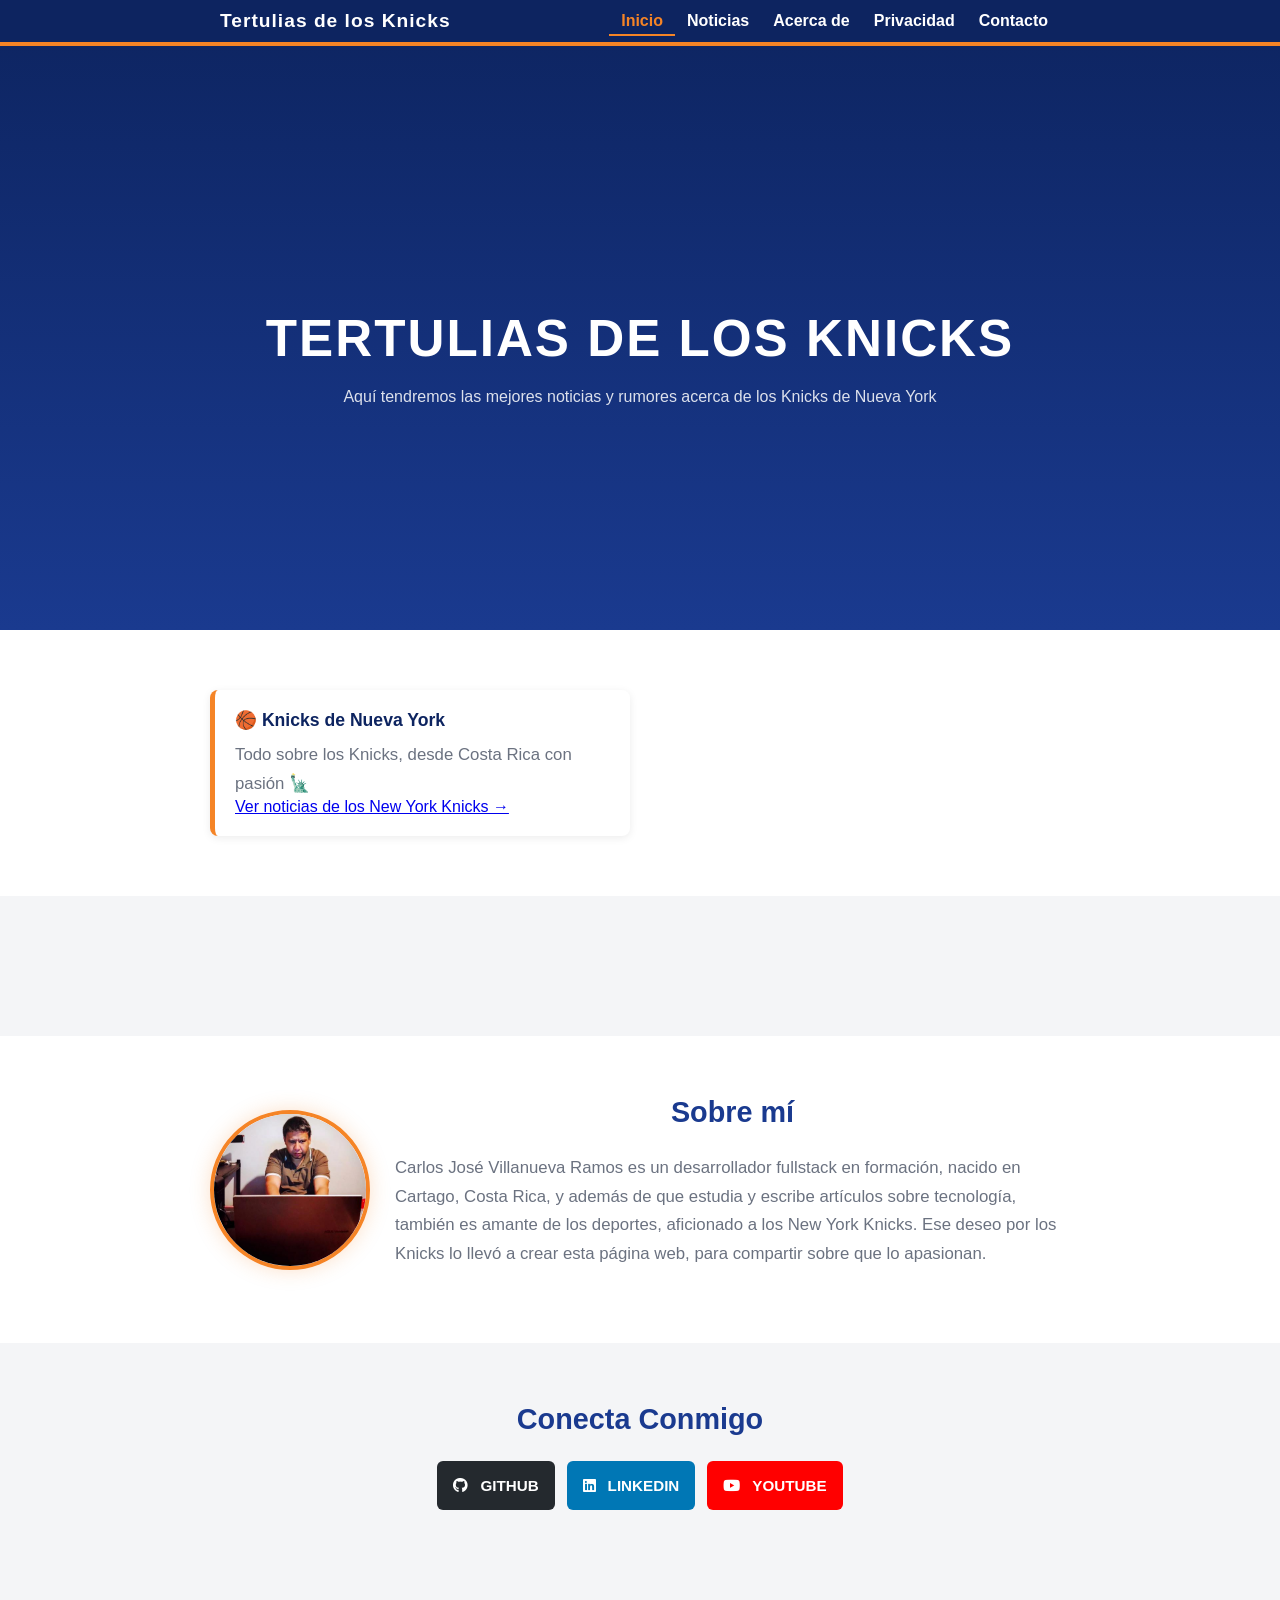
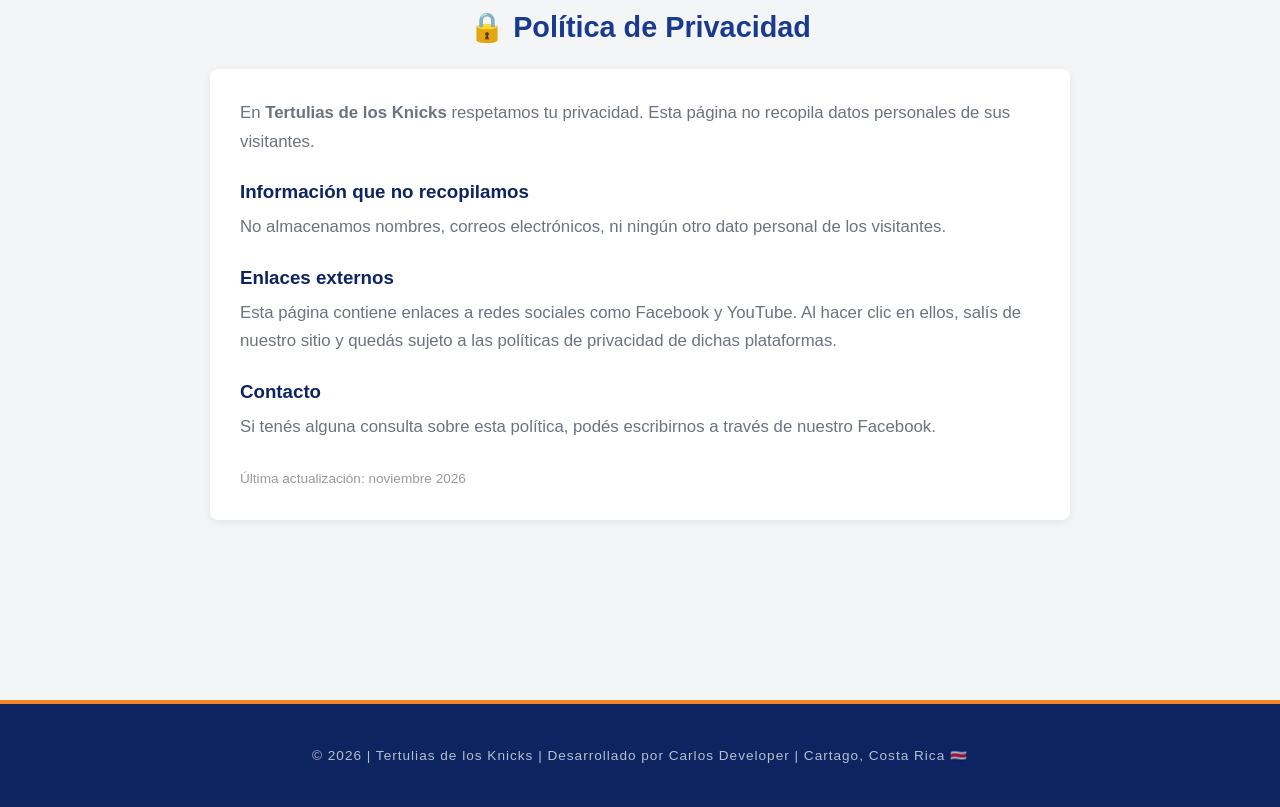
<file: index.html>
<!DOCTYPE html>
<html lang="es">
<head>
    <meta charset="UTF-8">
    <meta name="viewport" content="width=device-width, initial-scale=1.0">
    <meta name="description" content="Tertulias de los Knicks, Aquí tendremos las mejores noticias y rumores acerca de los Knicks de Nueva York, desde Cartago, Costa Rica">
    <meta name="author" content="Carlos José Villanueva Ramos">
    <meta name="keywords" content="Deportes, Costa Rica, Cartago">
    <meta property="og:title" content="Tertulias de los Knicks">
    <meta property="og:description" content="NBA desde Costa Rica">
    <meta property="og:image" content="carlos-villanueva-ramos.jpg">
    <title>Tertulias de los Knicks</title>
    <link rel="stylesheet" href="https://cdnjs.cloudflare.com/ajax/libs/font-awesome/6.0.0/css/all.min.css">
    <link rel="stylesheet" href="index.css">
 <script src="https://pl31561560.profitableratecpmnetwork.com/95/f3/c5/95f3c522df9a412b2b54965290a59a02.js"></script>
   <!-- Anuncio Adsterra - Native Banner -->
<script src="https://pl31439501.profitableratecpmnetwork.com/4c/ff/21/4cff215564959deefbad7e484f0b04eb.js"></script>
</head>
<body>

    <header class="navbar">
        <div class="container navbar-inner">
            <h2 class="logo">Tertulias de los Knicks</h2>
            <nav class="menu">
                <ul>
                    <li><a href="index.html" class="active">Inicio</a></li>
                    <li><a href="noticias.html">Noticias</a></li>
                    <li><a href="#acerca-de">Acerca de</a></li>
                    <li><a href="privacidad.html">Privacidad</a></li>
                    <li><a href="#contacto">Contacto</a></li>
                </ul>
            </nav>
        </div>
    </header>
    
    <main>
        <section id="inicio" class="hero">
            <div class="container hero-content">
                <h1>Tertulias de los Knicks</h1>
                <p class="subtitulo">Aquí tendremos las mejores noticias y rumores acerca de los Knicks de Nueva York</p>
            </div>
        </section>

        <section id="explorar" class="zona-deportiva">
            <div class="container">
                   <div class="blog-grid">

                    <article class="blog-card">
                        <h3>🏀 Knicks de Nueva York</h3>
                        <p>Todo sobre los Knicks, desde Costa Rica con pasión 🗽</p>
                        <a href="noticias.html" class="btn-leer">Ver noticias de los New York Knicks →</a>
                    </article>
            </div>
        </section>
           <!-- Anuncio Adsterra - Native Banner -->
        <div class="container anuncio-wrapper">
            <script async="async" data-cfasync="false" src="https://pl31393178.profitableratecpmnetwork.com/5204468fe968e75fcf1985ddda16cf6c/invoke.js"></script>
            <div id="container-5204468fe968e75fcf1985ddda16cf6c"></div>
        </div>

        <section id="acerca-de">
            <div class="container acerca-de-content">
                <img src="carlos-villanueva-ramos.jpg" alt="Carlos Villanueva Ramos" class="acerca-de-foto">
                <div class="acerca-de-texto">
                    <h2>Sobre mí</h2>
                    <p>Carlos José Villanueva Ramos es un desarrollador fullstack en formación, nacido en Cartago, Costa Rica, y además de que estudia y escribe artículos sobre tecnología, también es amante de los deportes, aficionado a los New York Knicks. Ese deseo por los Knicks lo llevó a crear esta página web, para compartir sobre que lo apasionan.</p>
                </div>
            </div>
        </section>

        <section id="contacto">
            <div class="container">
                <h2 class="title-center">Conecta Conmigo</h2>
                <div class="social-grid">
                    <a href="https://github.com/Carlosvillaramos" class="btn btn-github" target="_blank" rel="noopener noreferrer">
                        <i class="fa-brands fa-github"></i> GitHub
                    </a>
                    <a href="https://www.linkedin.com/in/carlos-j-villanueva-ramos-9a1487387/" class="btn btn-linkedin" target="_blank" rel="noopener noreferrer">
                        <i class="fa-brands fa-linkedin"></i> LinkedIn
                    </a>
                    <a href="https://www.youtube.com/@CarlosDeveloper-o3m" class="btn btn-youtube" target="_blank" rel="noopener noreferrer">
                        <i class="fa-brands fa-youtube"></i> YouTube
                    </a>

                   
                </div>
            </div>
        </section>

        <section id="privacidad">
            <div class="container">
                <h2>🔒 Política de Privacidad</h2>
                <div class="privacidad-texto">
                    <p>En <strong>Tertulias de los Knicks</strong> respetamos tu privacidad. Esta página no recopila datos personales de sus visitantes.</p>
                <h3>Información que no recopilamos</h3>
                <p>No almacenamos nombres, correos electrónicos, ni ningún otro dato personal de los visitantes.</p>
                <h3>Enlaces externos</h3>
                <p>Esta página contiene enlaces a redes sociales como Facebook y YouTube. Al hacer clic en ellos, salís de nuestro sitio y quedás sujeto a las políticas de privacidad de dichas plataformas.</p>
                <h3>Contacto</h3>
                <p>Si tenés alguna consulta sobre esta política, podés escribirnos a través de nuestro Facebook.</p>
                <p class="fecha-politica">Última actualización: noviembre 2026</p>
            </div>
                </div>
            </div>
        </section>

    </main>
    <!-- Anuncio Adsterra - Native Banner -->
        <div class="container anuncio-wrapper">
            <script async="async" data-cfasync="false" src="https://pl31393178.profitableratecpmnetwork.com/5204468fe968e75fcf1985ddda16cf6c/invoke.js"></script>
            <div id="container-5204468fe968e75fcf1985ddda16cf6c"></div>
        </div>
        
        <footer>
        <div class="container">
            <p>© 2026 | Tertulias de los Knicks  | Desarrollado por Carlos Developer | Cartago, Costa Rica 🇨🇷</p>
        </div>
    </footer>

 

</body>
</html>
</file>
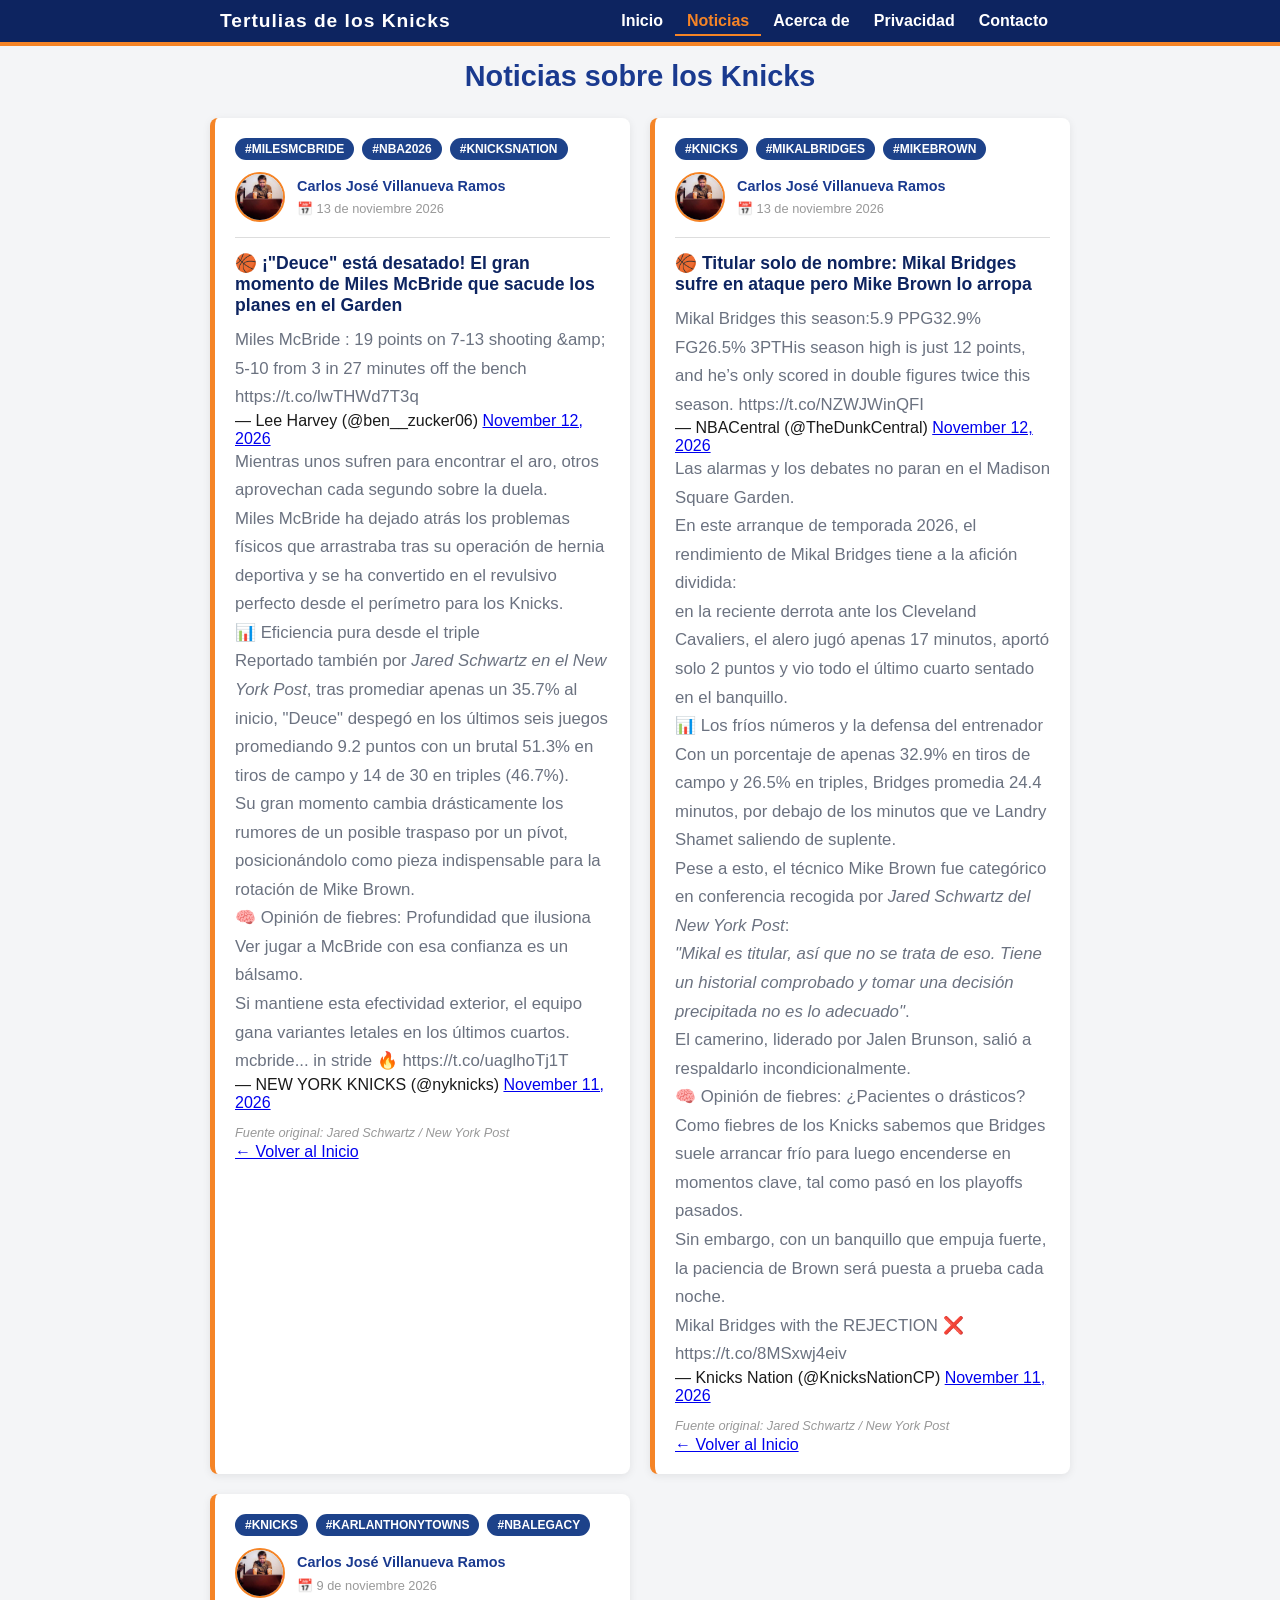
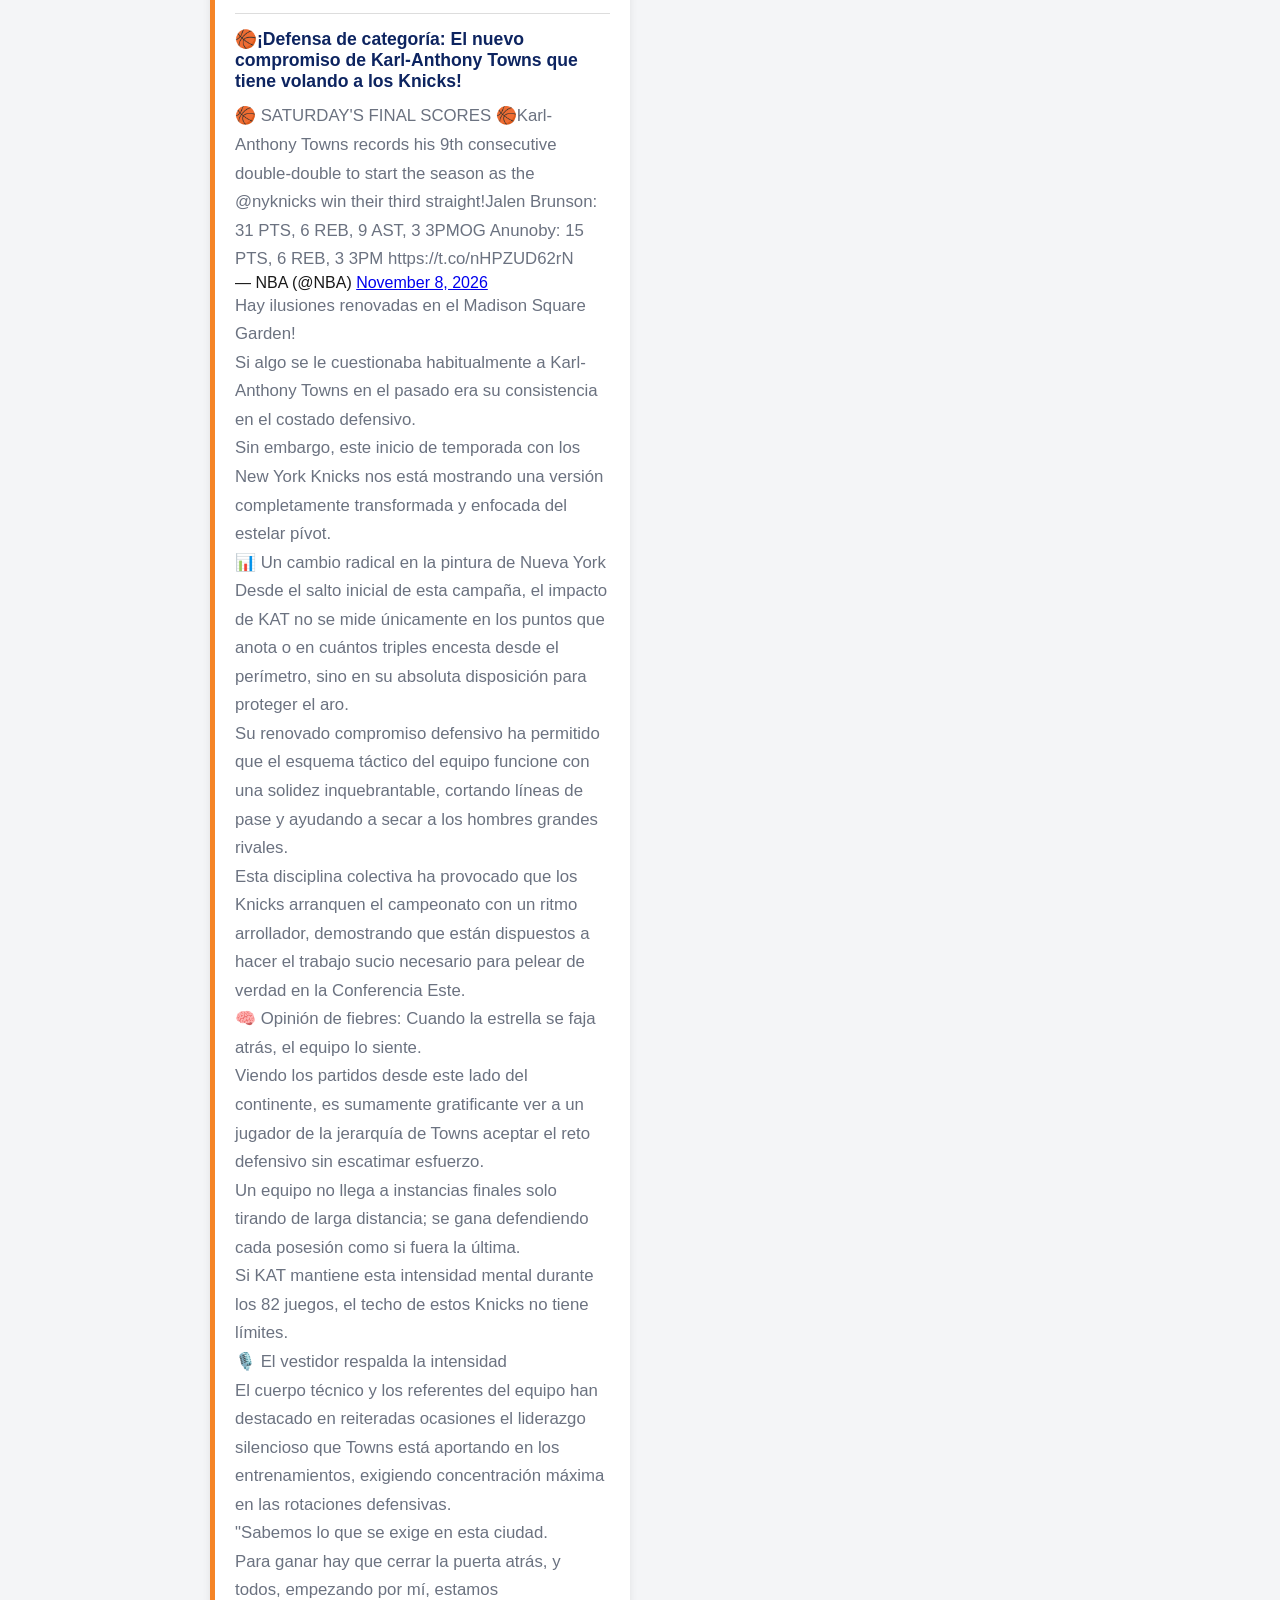
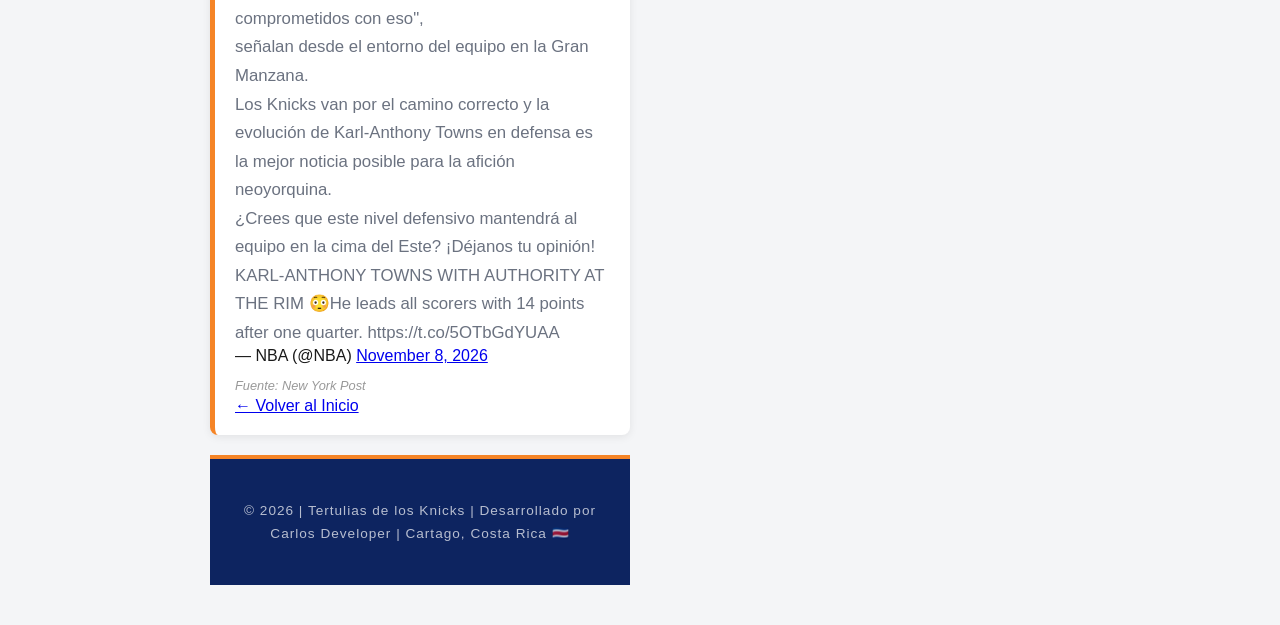
<file: noticias.html>
<!DOCTYPE html>
<html lang="es">
<head>
    <meta charset="UTF-8">
    <meta name="viewport" content="width=device-width, initial-scale=1.0">
    <meta name="description" content="Tertulias de los Knicks, Aquí tendremos las mejores noticias y rumores acerca de los Knicks de Nueva York, desde Cartago, Costa Rica">
    <meta name="author" content="Carlos José Villanueva Ramos">
    <meta name="keywords" content="Deportes, Costa Rica, Cartago">
    <meta property="og:title" content="Tertulias de los Knicks">
    <meta property="og:description" content="NBA desde Costa Rica">
    <meta property="og:image" content="carlos-villanueva-ramos.jpg">
    <title>Tertulias de los Knicks</title>
    <link rel="stylesheet" href="https://cdnjs.cloudflare.com/ajax/libs/font-awesome/6.0.0/css/all.min.css">
    <link rel="stylesheet" href="index.css">
 <script src="https://pl31561560.profitableratecpmnetwork.com/95/f3/c5/95f3c522df9a412b2b54965290a59a02.js"></script>
   <!-- Anuncio Adsterra - Native Banner -->
<script src="https://pl31439501.profitableratecpmnetwork.com/4c/ff/21/4cff215564959deefbad7e484f0b04eb.js"></script>
</head>
<body>

    <header class="navbar">
        <div class="container navbar-inner">
            <h2 class="logo">Tertulias de los Knicks</h2>
            <nav class="menu">
                <ul>
                    <li><a href="index.html">Inicio</a></li>
                    <li><a href="noticias.html" class="active">Noticias</a></li>
                    <li><a href="#acerca-de">Acerca de</a></li>
                    <li><a href="privacidad.html">Privacidad</a></li>
                    <li><a href="#contacto">Contacto</a></li>
                </ul>
            </nav>
        </div>
    </header>
    
    <main class="container">
        
         <h2 style="margin-top: 20px;">Noticias sobre los Knicks</h2>
        
        <div class="blog-grid">

            
            <article class="blog-card">
                       <!-- ETIQUETAS / TAGS -->
                      <div class="tags-container" style="display: flex; gap: 8px; margin-bottom: 12px; flex-wrap: wrap;">
                     <span class="tag" style="background: #1d428a; color: #fff; font-size: 0.75rem; padding: 4px 10px; border-radius: 12px; font-weight: bold;">#MilesMcBride</span>
                    <span class="tag" style="background: #1d428a; color: #fff; font-size: 0.75rem; padding: 4px 10px; border-radius: 12px; font-weight: bold;">#NBA2026</span>
                  <span class="tag" style="background: #1d428a; color: #fff; font-size: 0.75rem; padding: 4px 10px; border-radius: 12px; font-weight: bold;">#KnicksNation</span>
                    </div>
                        <div class="autor">
                            <img src="carlos-villanueva-ramos.jpg" alt="Carlos Villanueva Ramos" class="autor-foto">
                            <div>
                                <p class="autor-nombre">Carlos José Villanueva Ramos</p>
                                <p class="autor-fecha">📅 13 de noviembre 2026</p>
                            </div>
                        </div>
                        <h3>🏀 ¡"Deuce" está desatado! El gran momento de Miles McBride que sacude los planes en el Garden</h3>
                        <blockquote class="twitter-tweet"><p lang="en" dir="ltr">Miles McBride : 19 points on 7-13 shooting &amp;amp; 5-10 from 3 in 27 minutes off the bench https://t.co/lwTHWd7T3q</p>&mdash; Lee Harvey (@ben__zucker06) <a href="https://x.com/ben__zucker06/status/2120753723764805714?ref_src=twsrc%5Etfw">November 12, 2026</a></blockquote><script async src="https://platform.x.com/widgets.js" charset="utf-8"></script>
                        <p>Mientras unos sufren para encontrar el aro, otros aprovechan cada segundo sobre la duela.</p> 
                        <p>Miles McBride ha dejado atrás los problemas físicos que arrastraba tras su operación de hernia deportiva y se ha convertido en el revulsivo perfecto desde el perímetro para los Knicks.</p>
                        <p>📊 Eficiencia pura desde el triple</p>
                        <p>Reportado también por <em>Jared Schwartz en el New York Post</em>, tras promediar apenas un 35.7% al inicio, "Deuce" despegó en los últimos seis juegos promediando 9.2 puntos con un brutal 51.3% en tiros de campo y 14 de 30 en triples (46.7%).</p> 
                        <p>Su gran momento cambia drásticamente los rumores de un posible traspaso por un pívot, posicionándolo como pieza indispensable para la rotación de Mike Brown.</p>
                        <p>🧠 Opinión de fiebres: Profundidad que ilusiona</p>
                        <p>Ver jugar a McBride con esa confianza es un bálsamo.</p> 
                        <p>Si mantiene esta efectividad exterior, el equipo gana variantes letales en los últimos cuartos.</p>
                        <blockquote class="twitter-tweet"><p lang="en" dir="ltr">mcbride... in stride 🔥 https://t.co/uaglhoTj1T</p>&mdash; NEW YORK KNICKS (@nyknicks) <a href="https://x.com/nyknicks/status/2120322114779590870?ref_src=twsrc%5Etfw">November 11, 2026</a></blockquote><script async src="https://platform.x.com/widgets.js" charset="utf-8"></script>
                        <p class="fuente-articulo">Fuente original: Jared Schwartz / New York Post</p>
                        <a href="index.html" class="btn-volver">← Volver al Inicio</a>
                    </article>

            <article class="blog-card">
                       <!-- ETIQUETAS / TAGS -->
                      <div class="tags-container" style="display: flex; gap: 8px; margin-bottom: 12px; flex-wrap: wrap;">
                     <span class="tag" style="background: #1d428a; color: #fff; font-size: 0.75rem; padding: 4px 10px; border-radius: 12px; font-weight: bold;">#Knicks</span>
                     <span class="tag" style="background: #1d428a; color: #fff; font-size: 0.75rem; padding: 4px 10px; border-radius: 12px; font-weight: bold;">#MikalBridges</span>
                    <span class="tag" style="background: #1d428a; color: #fff; font-size: 0.75rem; padding: 4px 10px; border-radius: 12px; font-weight: bold;">#MikeBrown</span>
                     </div>
                        <div class="autor">
                            <img src="carlos-villanueva-ramos.jpg" alt="Carlos Villanueva Ramos" class="autor-foto">
                            <div>
                                <p class="autor-nombre">Carlos José Villanueva Ramos</p>
                                <p class="autor-fecha">📅 13 de noviembre 2026</p>
                            </div>
                        </div>
                        <h3>🏀 Titular solo de nombre: Mikal Bridges sufre en ataque pero Mike Brown lo arropa</h3>
                        <blockquote class="twitter-tweet"><p lang="en" dir="ltr">Mikal Bridges this season:5.9 PPG32.9% FG26.5% 3PTHis season high is just 12 points, and he’s only scored in double figures twice this season. https://t.co/NZWJWinQFI</p>&mdash; NBACentral (@TheDunkCentral) <a href="https://x.com/TheDunkCentral/status/2120711446166118480?ref_src=twsrc%5Etfw">November 12, 2026</a></blockquote><script async src="https://platform.x.com/widgets.js" charset="utf-8"></script>
                        <p>Las alarmas y los debates no paran en el Madison Square Garden.</p> 
                        <p>En este arranque de temporada 2026, el rendimiento de Mikal Bridges tiene a la afición dividida:</p> 
                        <p>en la reciente derrota ante los Cleveland Cavaliers, el alero jugó apenas 17 minutos, aportó solo 2 puntos y vio todo el último cuarto sentado en el banquillo.</p>
                        <p>📊 Los fríos números y la defensa del entrenador</p>
                        <p>Con un porcentaje de apenas 32.9% en tiros de campo y 26.5% en triples, Bridges promedia 24.4 minutos, por debajo de los minutos que ve Landry Shamet saliendo de suplente.</p> 
                        <p>Pese a esto, el técnico Mike Brown fue categórico en conferencia recogida por <em>Jared Schwartz del New York Post</em>:</p> 
                        <p><em>"Mikal es titular, así que no se trata de eso. Tiene un historial comprobado y tomar una decisión precipitada no es lo adecuado"</em>.</p> 
                        <p>El camerino, liderado por Jalen Brunson, salió a respaldarlo incondicionalmente.</p>
                        <p>🧠 Opinión de fiebres: ¿Pacientes o drásticos?</p>
                        <p>Como fiebres de los Knicks sabemos que Bridges suele arrancar frío para luego encenderse en momentos clave, tal como pasó en los playoffs pasados.</p> 
                        <p>Sin embargo, con un banquillo que empuja fuerte, la paciencia de Brown será puesta a prueba cada noche.</p>
                        <blockquote class="twitter-tweet"><p lang="en" dir="ltr">Mikal Bridges with the REJECTION ❌ https://t.co/8MSxwj4eiv</p>&mdash; Knicks Nation (@KnicksNationCP) <a href="https://x.com/KnicksNationCP/status/2120320429327892539?ref_src=twsrc%5Etfw">November 11, 2026</a></blockquote><script async src="https://platform.x.com/widgets.js" charset="utf-8"></script>
                        <p class="fuente-articulo">Fuente original: Jared Schwartz / New York Post</p>
                        <a href="index.html" class="btn-volver">← Volver al Inicio</a>
                    </article>

            <article class="blog-card">
                       <!-- ETIQUETAS / TAGS -->
                      <div class="tags-container" style="display: flex; gap: 8px; margin-bottom: 12px; flex-wrap: wrap;">
                       <span class="tag" style="background: #1d428a; color: #fff; font-size: 0.75rem; padding: 4px 10px; border-radius: 12px; font-weight: bold;">#Knicks</span>
                       <span class="tag" style="background: #1d428a; color: #fff; font-size: 0.75rem; padding: 4px 10px; border-radius: 12px; font-weight: bold;">#KarlAnthonyTowns</span>
                       <span class="tag" style="background: #1d428a; color: #fff; font-size: 0.75rem; padding: 4px 10px; border-radius: 12px; font-weight: bold;">#NBALegacy</span>
                      </div>
                        <div class="autor">
                            <img src="carlos-villanueva-ramos.jpg" alt="Carlos Villanueva Ramos" class="autor-foto">
                            <div>
                                <p class="autor-nombre">Carlos José Villanueva Ramos</p>
                                <p class="autor-fecha">📅 9 de noviembre 2026</p>
                            </div>
                        </div>
                        <h3>🏀¡Defensa de categoría: El nuevo compromiso de Karl-Anthony Towns que tiene volando a los Knicks!</h3>
                        <blockquote class="twitter-tweet"><p lang="en" dir="ltr">🏀 SATURDAY'S FINAL SCORES 🏀Karl-Anthony Towns records his 9th consecutive double-double to start the season as the @nyknicks win their third straight!Jalen Brunson: 31 PTS, 6 REB, 9 AST, 3 3PMOG Anunoby: 15 PTS, 6 REB, 3 3PM https://t.co/nHPZUD62rN</p>&mdash; NBA (@NBA) <a href="https://x.com/NBA/status/2119278777016488001?ref_src=twsrc%5Etfw">November 8, 2026</a></blockquote><script async src="https://platform.x.com/widgets.js" charset="utf-8"></script>
                        <p>Hay ilusiones renovadas en el Madison Square Garden!</p> 
                        <p>Si algo se le cuestionaba habitualmente a Karl-Anthony Towns en el pasado era su consistencia en el costado defensivo.</p> 
                        <p>Sin embargo, este inicio de temporada con los New York Knicks nos está mostrando una versión completamente transformada y enfocada del estelar pívot.</p>
                        <p>📊 Un cambio radical en la pintura de Nueva York</p>
                        <p>Desde el salto inicial de esta campaña, el impacto de KAT no se mide únicamente en los puntos que anota o en cuántos triples encesta desde el perímetro, sino en su absoluta disposición para proteger el aro.</p> 
                        <p>Su renovado compromiso defensivo ha permitido que el esquema táctico del equipo funcione con una solidez inquebrantable, cortando líneas de pase y ayudando a secar a los hombres grandes rivales.</p>
                        <p>Esta disciplina colectiva ha provocado que los Knicks arranquen el campeonato con un ritmo arrollador, demostrando que están dispuestos a hacer el trabajo sucio necesario para pelear de verdad en la Conferencia Este.</p>
                        <p>🧠 Opinión de fiebres: Cuando la estrella se faja atrás, el equipo lo siente.</p>
                        <p>Viendo los partidos desde este lado del continente, es sumamente gratificante ver a un jugador de la jerarquía de Towns aceptar el reto defensivo sin escatimar esfuerzo.</p> 
                        <p>Un equipo no llega a instancias finales solo tirando de larga distancia; se gana defendiendo cada posesión como si fuera la última.</p> 
                        <p>Si KAT mantiene esta intensidad mental durante los 82 juegos, el techo de estos Knicks no tiene límites.</p>
                        <p>🎙️ El vestidor respalda la intensidad</p>
                        <p>El cuerpo técnico y los referentes del equipo han destacado en reiteradas ocasiones el liderazgo silencioso que Towns está aportando en los entrenamientos, exigiendo concentración máxima en las rotaciones defensivas.</p>
                        <p>"Sabemos lo que se exige en esta ciudad.</p> 
                        <p>Para ganar hay que cerrar la puerta atrás, y todos, empezando por mí, estamos comprometidos con eso",</p> 
                        <p>señalan desde el entorno del equipo en la Gran Manzana.</p>
                        <p>Los Knicks van por el camino correcto y la evolución de Karl-Anthony Towns en defensa es la mejor noticia posible para la afición neoyorquina.</p> 
                        <p>¿Crees que este nivel defensivo mantendrá al equipo en la cima del Este? ¡Déjanos tu opinión!</p>
                        <blockquote class="twitter-tweet"><p lang="en" dir="ltr">KARL-ANTHONY TOWNS WITH AUTHORITY AT THE RIM 😳He leads all scorers with 14 points after one quarter. https://t.co/5OTbGdYUAA</p>&mdash; NBA (@NBA) <a href="https://x.com/NBA/status/2119244956908851441?ref_src=twsrc%5Etfw">November 8, 2026</a></blockquote><script async src="https://platform.x.com/widgets.js" charset="utf-8"></script>
                        <p class="fuente-articulo">Fuente: New York Post</p>
                        <a href="index.html" class="btn-volver">← Volver al Inicio</a>
                    </article>



            
            

             

            
            

              



             
      
    <!-- Anuncio Adsterra - Native Banner -->
        <div class="container anuncio-wrapper">
            <script async="async" data-cfasync="false" src="https://pl31393178.profitableratecpmnetwork.com/5204468fe968e75fcf1985ddda16cf6c/invoke.js"></script>
            <div id="container-5204468fe968e75fcf1985ddda16cf6c"></div>
        </div>

    <footer>
        <div class="container">
            <p>© 2026 | Tertulias de los Knicks | Desarrollado por Carlos Developer | Cartago, Costa Rica 🇨🇷</p>
        </div>
    </footer>

 

</body>
</html>
</file>
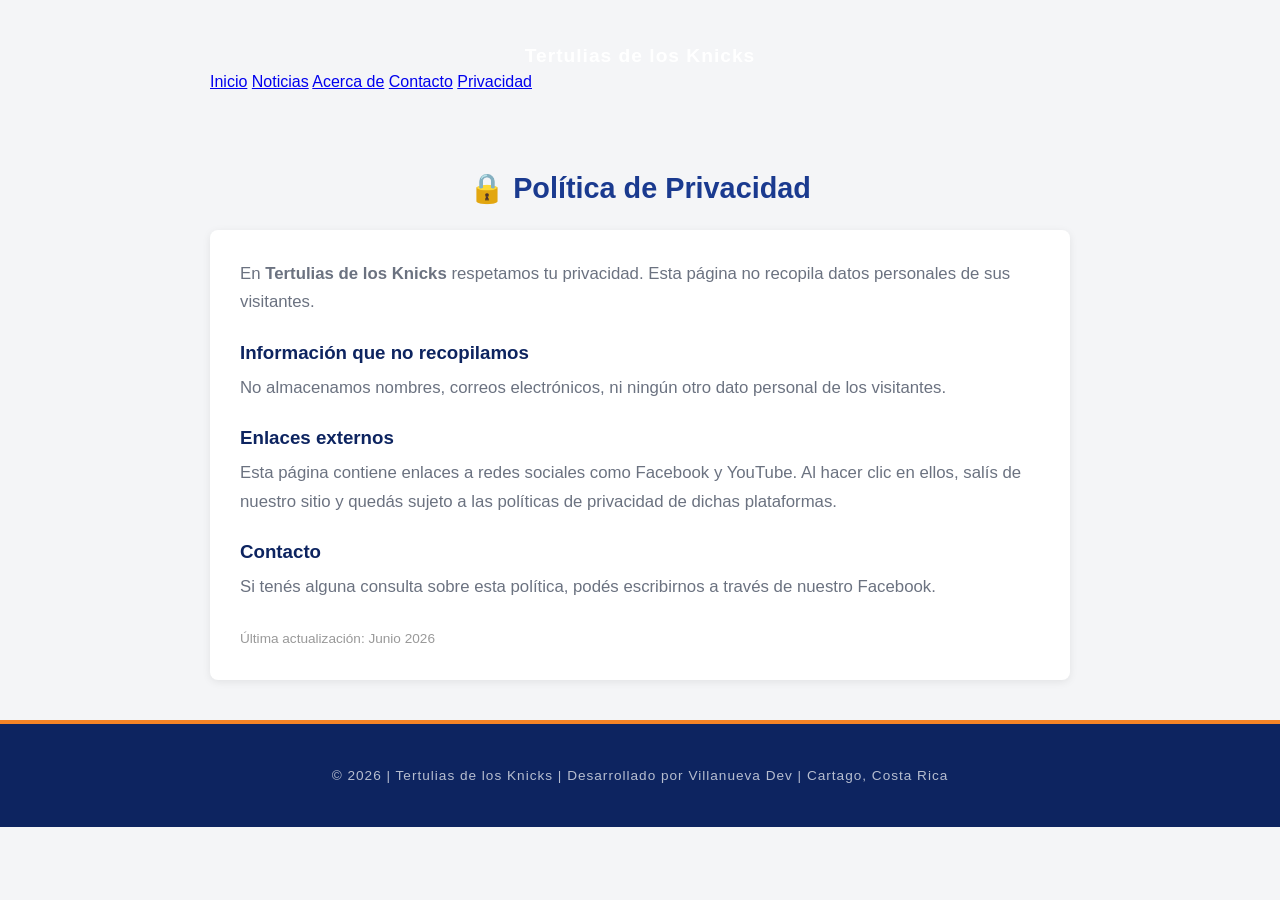
<file: privacidad.html>
<!DOCTYPE html>
<html lang="es">
<head>
    <meta charset="UTF-8">
    <meta name="viewport" content="width=device-width, initial-scale=1.0">
    <title>Política de Privacidad | Tertulias de los Knicks</title>
    <link rel="stylesheet" href="https://cdnjs.cloudflare.com/ajax/libs/font-awesome/6.0.0/css/all.min.css">
    <link rel="stylesheet" href="index.css">
</head>
<body>

    <header>
        <div class="container">
            <p class="logo">Tertulias de los Knicks</p>
            <nav>
                <a href="index.html#inicio">Inicio</a>
                <a href="index.html#noticias">Noticias</a>
                <a href="index.html#acerca-de">Acerca de</a>
                <a href="index.html#contacto">Contacto</a>
                <a href="privacidad.html">Privacidad</a>
            </nav>
        </div>
    </header>

    <section id="privacidad">
        <div class="container">
            <h2>🔒 Política de Privacidad</h2>
            <div class="privacidad-texto">
                <p>En <strong>Tertulias de los Knicks</strong> respetamos tu privacidad. Esta página no recopila datos personales de sus visitantes.</p>
                <h3>Información que no recopilamos</h3>
                <p>No almacenamos nombres, correos electrónicos, ni ningún otro dato personal de los visitantes.</p>
                <h3>Enlaces externos</h3>
                <p>Esta página contiene enlaces a redes sociales como Facebook y YouTube. Al hacer clic en ellos, salís de nuestro sitio y quedás sujeto a las políticas de privacidad de dichas plataformas.</p>
                <h3>Contacto</h3>
                <p>Si tenés alguna consulta sobre esta política, podés escribirnos a través de nuestro Facebook.</p>
                <p class="fecha-politica">Última actualización: Junio 2026</p>
            </div>
        </div>
    </section>

    <footer>
        <div class="container">
            <p>© 2026 | Tertulias de los Knicks | Desarrollado por Villanueva Dev | Cartago, Costa Rica</p>
        </div>
    </footer>

</body>
</html>
</file>
<file: index.css>
:root {
    --azul: #1a3a8f;
    --azul-oscuro: #0d2460;
    --naranja: #f58426;
    --naranja-oscuro: #d66c14;
    --gris: #6b7280;
    --gris-claro: #f4f5f7;
    --blanco: #ffffff;
    --negro: #1a1a1a;
}

* {
    box-sizing: border-box;
    margin: 0;
    padding: 0;
}

html {
    scroll-behavior: smooth;
}

body {
    font-family: 'Arial', sans-serif;
    background-color: var(--gris-claro);
    color: var(--negro);
    overflow-x: hidden;
}

h2 {
    font-size: 1.8em;
    margin-bottom: 25px;
    color: var(--azul);
    text-align: center;
}

h3 {
    color: var(--azul-oscuro);
    margin-bottom: 10px;
}

p {
    font-size: 1.05em;
    line-height: 1.7;
    color: var(--gris);
}

/* ========== CONTAINER ========== */
.container {
    max-width: 900px;
    margin: 0 auto;
    padding: 40px 20px;
}

/* ========== NAVBAR ========== */
.navbar {
    background-color: var(--azul-oscuro);
    border-bottom: 4px solid var(--naranja);
    width: 100%;
}

.navbar-inner {
    display: flex;
    flex-direction: column;
    align-items: center;
    padding: 15px 20px;
}

.logo {
    font-size: 1.2em;
    font-weight: bold;
    color: var(--blanco);
    letter-spacing: 1px;
    margin-bottom: 10px;
    text-align: center;
}

.menu ul {
    display: flex;
    flex-direction: column;
    list-style: none;
    text-align: center;
    gap: 5px;
}

.menu a {
    text-decoration: none;
    color: var(--blanco);
    font-weight: bold;
    padding: 5px 12px;
    transition: 0.3s;
}

.menu a:hover {
    color: var(--naranja);
}

/* ========== HERO ========== */
.hero {
    background: linear-gradient(180deg, var(--azul-oscuro), var(--azul));
    min-height: 60vh;
    display: flex;
    align-items: center;
    text-align: center;
}

.hero-content {
    width: 100%;
}

.hero h1 {
    font-size: 2em;
    color: var(--blanco);
    text-transform: uppercase;
    letter-spacing: 2px;
    margin-bottom: 15px;
}

.acento {
    color: var(--naranja);
}

.subtitulo {
    color: rgba(255, 255, 255, 0.85);
    font-size: 1em;
    max-width: 600px;
    margin: 0 auto;
}

/* ========== ZONAS DEPORTIVAS ========== */
.zona-deportiva {
    padding: 20px 0;
}

.zona-deportiva:nth-of-type(even) {
    background-color: var(--blanco);
}

/* ========== BLOG CARDS ========== */
.blog-grid {
    display: flex;
    flex-direction: column;
    gap: 20px;
}

.blog-card {
    background: var(--blanco);
    border-left: 5px solid var(--naranja);
    border-radius: 8px;
    padding: 20px;
    box-shadow: 0 2px 8px rgba(0, 0, 0, 0.08);
    transition: 0.3s;
}

.blog-card:hover {
    box-shadow: 0 4px 15px rgba(0, 0, 0, 0.15);
    transform: translateY(-2px);
}

.blog-card h3 {
    font-size: 1.1em;
    margin-bottom: 10px;
}

.video-embed {
    position: relative;
    width: 100%;
    padding-top: 56.25%; /* proporción 16:9 */
    margin-top: 15px;
    border-radius: 8px;
    overflow: hidden;
}

.video-embed iframe {
    position: absolute;
    top: 0;
    left: 0;
    width: 100%;
    height: 100%;
    border: none;
}

.fuente-articulo {
    font-size: 0.8em;
    color: #999;
    font-style: italic;
    margin-top: 10px;
}

.autor {
    display: flex;
    align-items: center;
    gap: 12px;
    margin-bottom: 15px;
    padding-bottom: 15px;
    border-bottom: 1px solid #ddd;
}

.autor-foto {
    width: 50px;
    height: 50px;
    border-radius: 50%;
    object-fit: cover;
    flex-shrink: 0;
    border: 2px solid var(--naranja);
}

.autor-nombre {
    font-weight: bold;
    color: var(--azul);
    font-size: 0.9em;
    margin: 0;
}

.autor-fecha {
    font-size: 0.8em;
    color: #999;
    margin: 0;
}

/* ========== acerca de ========== */
#acerca-de {
    background-color: var(--blanco);
    padding: 20px 0;
}

.acerca-de-content {
    display: flex;
    flex-direction: column;
    align-items: center;
    gap: 25px;
    text-align: center;
}

.acerca-de-foto {
    width: 160px;
    height: 160px;
    border-radius: 50%;
    object-fit: cover;
    border: 4px solid var(--naranja);
    box-shadow: 0 0 20px rgba(245, 132, 38, 0.25);
}

.acerca-de-texto p {
    margin-bottom: 15px;
}

/* ========== CONTACTO ========== */
#contacto {
    background-color: var(--gris-claro);
    padding: 20px 0;
    text-align: center;
}

#contacto p {
    margin-bottom: 25px;
}

.social-grid {
    display: flex;
    flex-direction: column;
    gap: 12px;
}

/* ========== BOTONES ========== */
.btn {
    display: flex;
    align-items: center;
    justify-content: center;
    gap: 12px;
    text-decoration: none;
    padding: 16px;
    border-radius: 6px;
    font-size: 0.95rem;
    font-weight: bold;
    text-transform: uppercase;
    color: var(--blanco);
    transition: 0.3s ease;
}

.btn-github {
    background-color: #24292e;
}

.btn-linkedin {
    background-color: #0077b5;
}

.btn-youtube {
    background-color: #ff0000;
}

.btn:hover {
    opacity: 0.85;
    transform: translateY(-2px);
}




/* ========== PRIVACIDAD ========== */
#privacidad .privacidad-texto {
    background: var(--blanco);
    padding: 30px;
    border-radius: 8px;
    box-shadow: 0 2px 8px rgba(0, 0, 0, 0.08);
}

#privacidad h3 {
    margin-top: 25px;
    margin-bottom: 10px;
}

.fecha-politica {
    margin-top: 25px;
    font-size: 0.85em;
    color: #999;
}

/* ========== FOOTER ========== */
footer {
    background-color: var(--azul-oscuro);
    border-top: 4px solid var(--naranja);
    text-align: center;
}

footer p {
    color: rgba(255, 255, 255, 0.7);
    font-size: 0.85em;
    letter-spacing: 1px;
}

/* ========== RESPONSIVE ========== */
@media (min-width: 720px) {
    .navbar {
        position: fixed;
        width: 100%;
        z-index: 100;
    }

    .navbar-inner {
        flex-direction: row;
        justify-content: space-between;
        padding: 10px 30px;
    }

    .logo {
        margin-bottom: 0;
    }

    .menu ul {
        flex-direction: row;
        gap: 0;
    }

    .hero {
        padding-top: 90px;
        min-height: 70vh;
    }

    .hero h1 {
        font-size: 3.2em;
    }

    .blog-grid {
        display: grid;
        grid-template-columns: repeat(2, 1fr);
    }

    .acerca-de-content {
        flex-direction: row;
        text-align: left;
    }

    .acerca-de-foto {
        min-width: 160px;
    }

    .social-grid {
        flex-direction: row;
        justify-content: center;
    }
}

html {
    scroll-behavior: smooth;
    scroll-padding-top: 80px; /* Evita que el navbar fijo tape el contenido */
}

/* Marca con un color activo la página en la que estás navegando */
.menu a.active {
    color: var(--naranja);
    border-bottom: 2px solid var(--naranja);
}

.imagen-articulo {
    max-width: 120px;
    height: auto;
    display: block;
    margin: 15px 0;
    border-radius: 6px;
}

.imagen-articulo {
    max-width: 120px;
    height: auto;
    display: block;
    margin: 15px 0;
    border-radius: 6px;
}



/* Espaciado para el anuncio de Adsterra */
.anuncio-wrapper {
    margin: 30px auto;
    text-align: center;
}

/* Espaciado para el anuncio de Adsterra */

.anuncio-wrapper {
    margin: 30px auto;
    text-align: center;
}

.tags-container {
    display: flex;
    gap: 8px;
    margin-bottom: 12px;
    flex-wrap: wrap;
}

.tag {
    color: #ffffff;
    font-size: 0.75rem;
    font-weight: bold;
    padding: 4px 10px;
    border-radius: 12px;
    text-transform: uppercase;
}
</file>
